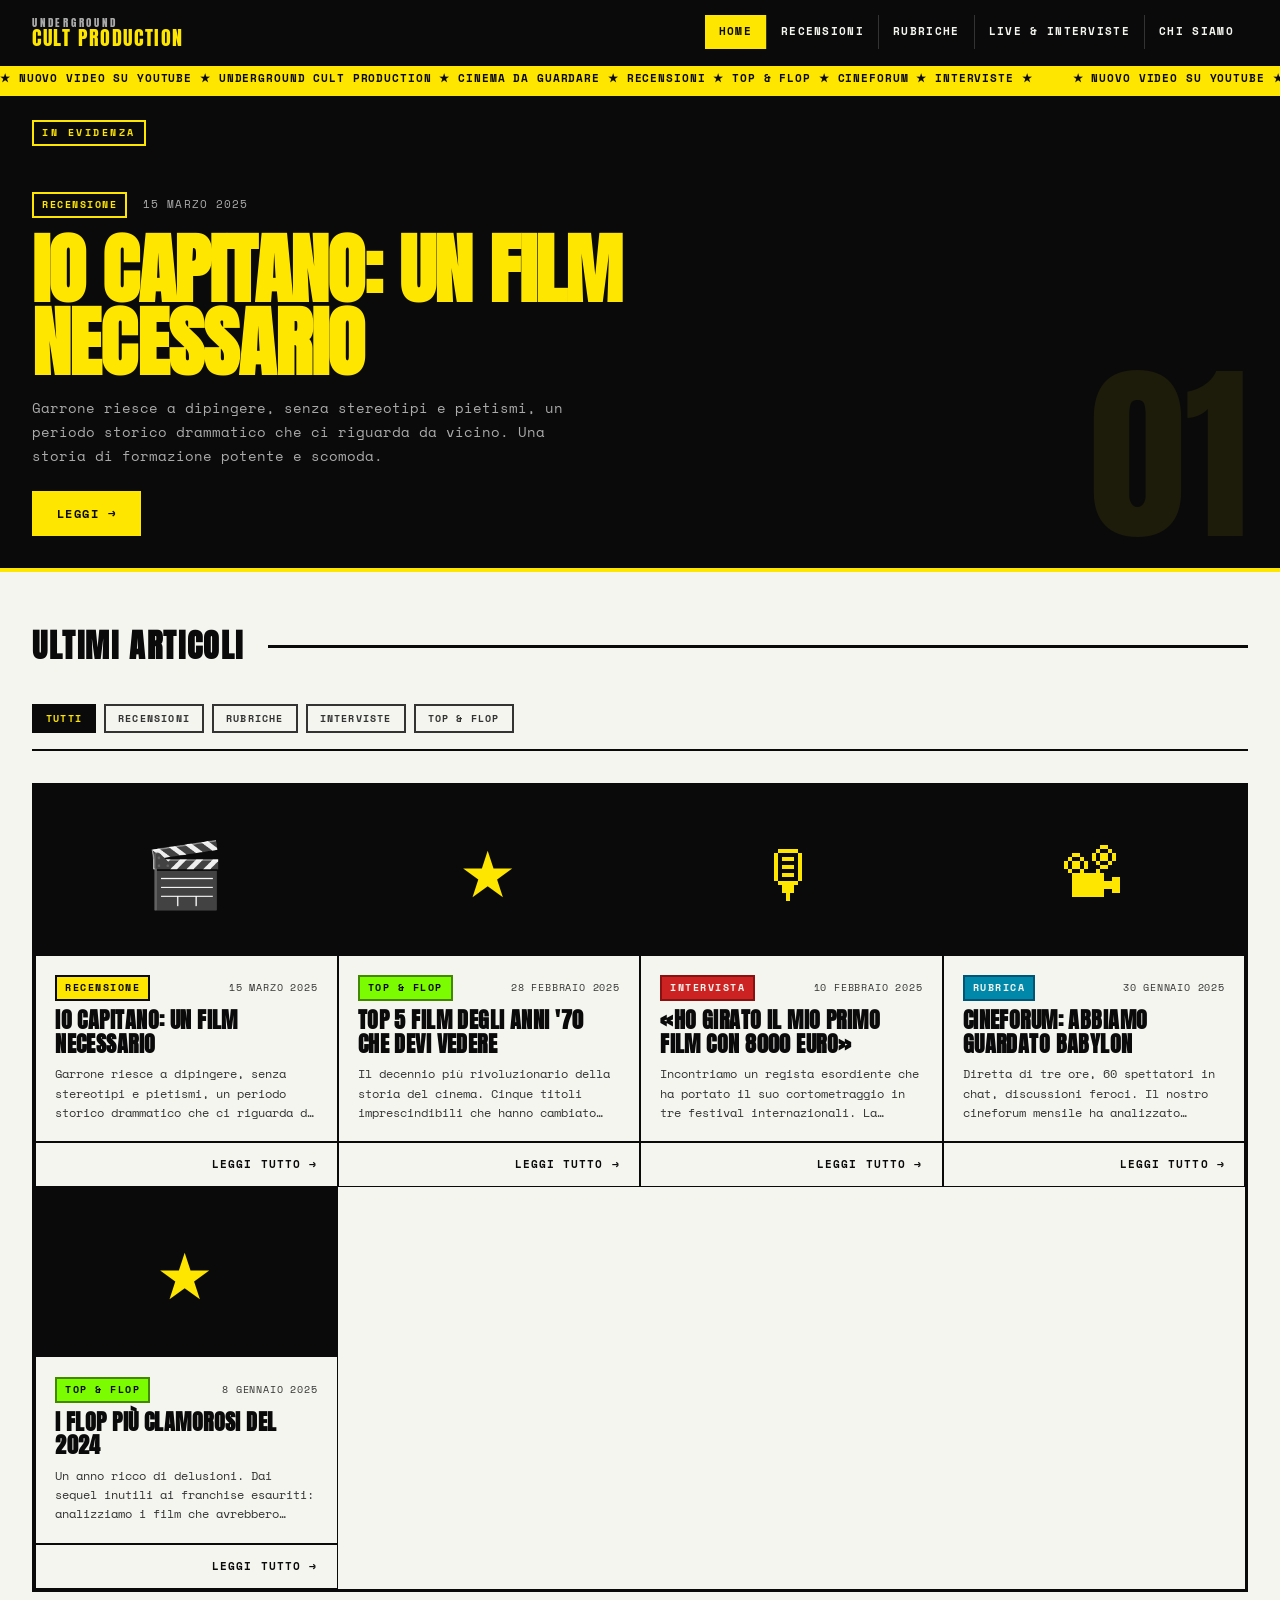
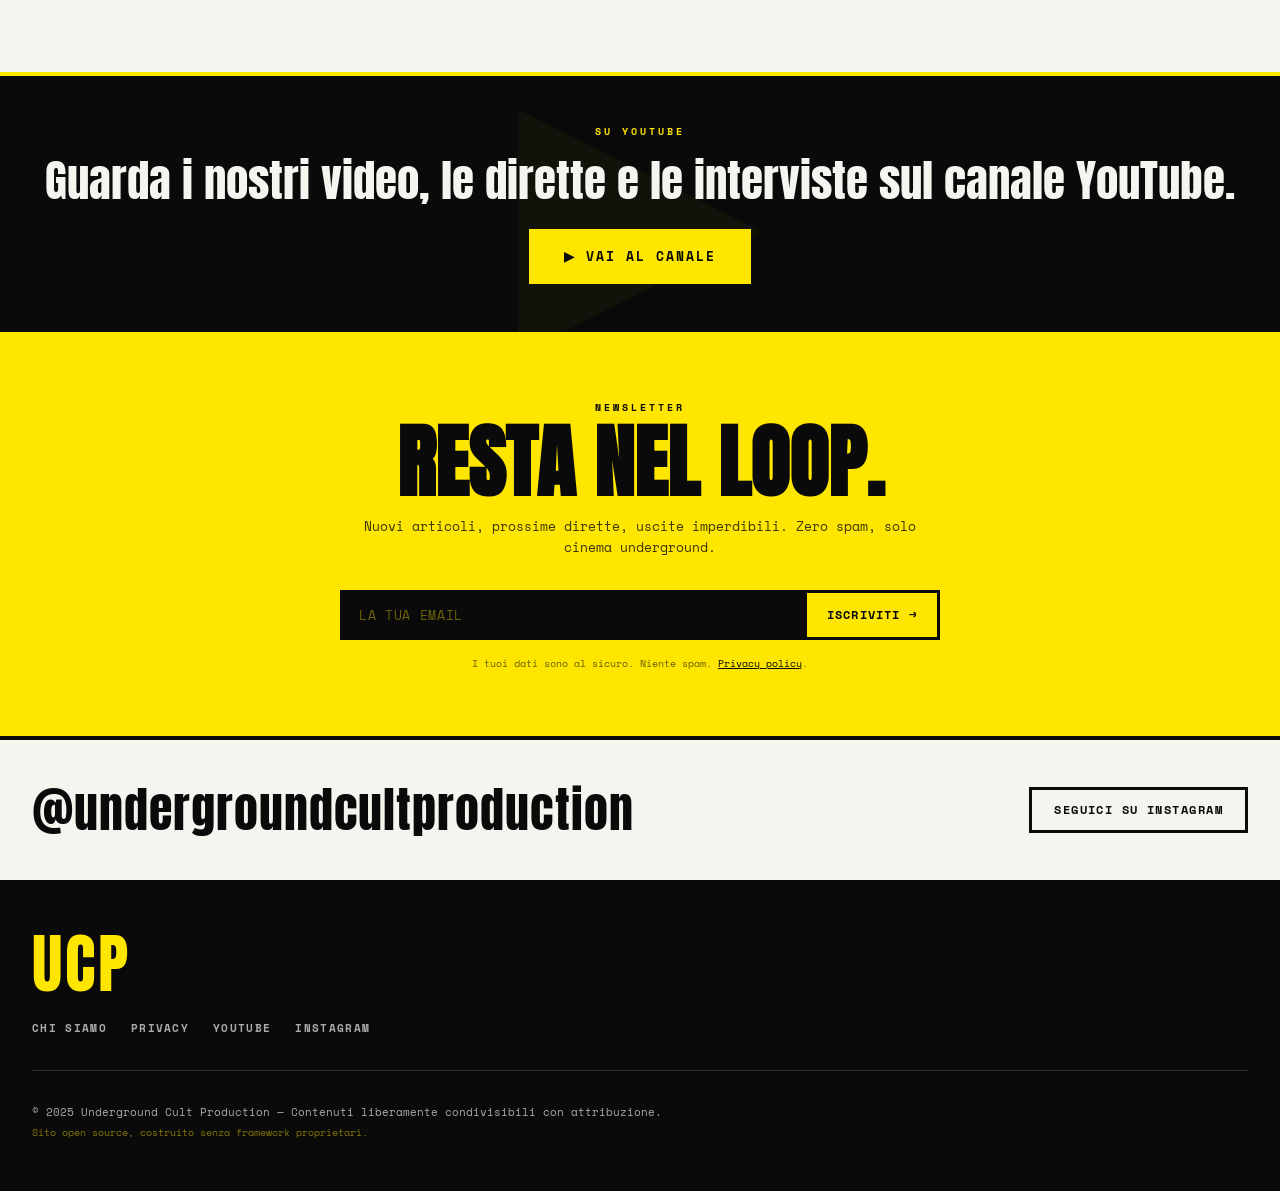
<file: index.html>
<!DOCTYPE html>
<html lang="it">
<head>
  <meta charset="UTF-8" />
  <meta name="viewport" content="width=device-width, initial-scale=1.0" />
  <title>Underground Cult Production</title>
  <meta name="description" content="Cinema, recensioni, interviste, top e flop. Cultura cinematografica underground." />
  <link rel="stylesheet" href="style.css" />
  <link rel="preconnect" href="https://fonts.googleapis.com">
  <link href="https://fonts.googleapis.com/css2?family=Anton&family=Space+Mono:ital,wght@0,400;0,700;1,400&family=Bebas+Neue&display=swap" rel="stylesheet">
</head>
<body>

  <!-- HEADER -->
  <header class="site-header">
    <div class="header-inner">
      <a href="index.html" class="logo-link">
        <div class="logo-block">
          <span class="logo-top">UNDERGROUND</span>
          <span class="logo-bottom">CULT PRODUCTION</span>
        </div>
      </a>
      <nav class="main-nav">
        <a href="index.html" class="nav-link active">HOME</a>
        <a href="recensioni.html" class="nav-link">RECENSIONI</a>
        <a href="rubriche.html" class="nav-link">RUBRICHE</a>
        <a href="live.html" class="nav-link">LIVE &amp; INTERVISTE</a>
        <a href="about.html" class="nav-link">CHI SIAMO</a>
      </nav>
      <button class="hamburger" id="hamburger" aria-label="Menu">
        <span></span><span></span><span></span>
      </button>
    </div>
    <div class="ticker-wrap">
      <div class="ticker-inner" id="ticker">
        <span>★ NUOVO VIDEO SU YOUTUBE ★ UNDERGROUND CULT PRODUCTION ★ CINEMA DA GUARDARE ★ RECENSIONI ★ TOP &amp; FLOP ★ CINEFORUM ★ INTERVISTE ★ </span>
        <span>★ NUOVO VIDEO SU YOUTUBE ★ UNDERGROUND CULT PRODUCTION ★ CINEMA DA GUARDARE ★ RECENSIONI ★ TOP &amp; FLOP ★ CINEFORUM ★ INTERVISTE ★ </span>
      </div>
    </div>
  </header>

  <!-- MOBILE NAV -->
  <nav class="mobile-nav" id="mobileNav">
    <a href="index.html">HOME</a>
    <a href="recensioni.html">RECENSIONI</a>
    <a href="rubriche.html">RUBRICHE</a>
    <a href="live.html">LIVE &amp; INTERVISTE</a>
    <a href="about.html">CHI SIAMO</a>
  </nav>

  <main class="site-main">

    <!-- HERO POST (featured) -->
    <section class="hero-section" id="heroSection">
      <div class="hero-label">IN EVIDENZA</div>
      <div class="hero-content">
        <div class="hero-meta">
          <span class="tag" data-cat="recensione">RECENSIONE</span>
          <span class="hero-date" id="heroDate">15 MARZO 2025</span>
        </div>
        <h1 class="hero-title" id="heroTitle">IO CAPITANO: UN FILM NECESSARIO</h1>
        <p class="hero-excerpt" id="heroExcerpt">Garrone riesce a dipingere, senza stereotipi e pietismi, un periodo storico drammatico che ci riguarda da vicino. Una storia di formazione potente e scomoda.</p>
        <a href="#" class="btn-primary" id="heroLink">LEGGI →</a>
      </div>
      <div class="hero-number">01</div>
    </section>

    <!-- POST GRID -->
    <section class="posts-section">
      <div class="section-header">
        <h2 class="section-title">ULTIMI ARTICOLI</h2>
        <div class="section-line"></div>
      </div>
      <div class="filter-bar">
        <button class="filter-btn active" data-filter="all">TUTTI</button>
        <button class="filter-btn" data-filter="recensione">RECENSIONI</button>
        <button class="filter-btn" data-filter="rubrica">RUBRICHE</button>
        <button class="filter-btn" data-filter="intervista">INTERVISTE</button>
        <button class="filter-btn" data-filter="top-flop">TOP &amp; FLOP</button>
      </div>
      <div class="posts-grid" id="postsGrid">
        <!-- Posts inserted by JS -->
        <div class="loading-posts">CARICAMENTO IN CORSO...</div>
      </div>
      <div class="load-more-wrap">
        <button class="btn-secondary" id="loadMoreBtn">CARICA ALTRI</button>
      </div>
    </section>

    <!-- YOUTUBE SECTION -->
    <section class="yt-section">
      <div class="yt-label">SU YOUTUBE</div>
      <div class="yt-content">
        <p class="yt-cta">Guarda i nostri video, le dirette e le interviste sul canale YouTube.</p>
        <a href="https://www.youtube.com/@undergroundcultproduction" target="_blank" rel="noopener" class="btn-primary yt-btn">
          ▶ VAI AL CANALE
        </a>
      </div>
    </section>

    <!-- NEWSLETTER SECTION -->
    <section class="newsletter-section" id="newsletter">
      <div class="newsletter-inner">
        <div class="nl-label">NEWSLETTER</div>
        <h2 class="nl-title">RESTA NEL LOOP.</h2>
        <p class="nl-text">Nuovi articoli, prossime dirette, uscite imperdibili. Zero spam, solo cinema underground.</p>
        <!-- Mailchimp embed goes here — sostituisci con il tuo form Mailchimp -->
        <div id="mc_embed_signup">
          <form action="MAILCHIMP_ACTION_URL" method="post" id="mc-embedded-subscribe-form" name="mc-embedded-subscribe-form" class="nl-form" target="_blank" novalidate>
            <input type="email" name="EMAIL" class="nl-input" id="mce-EMAIL" placeholder="LA TUA EMAIL" required>
            <!-- Anti-bot honeypot -->
            <div style="position:absolute;left:-5000px;" aria-hidden="true">
              <input type="text" name="b_XXXX_XXXX" tabindex="-1" value="">
            </div>
            <button type="submit" class="btn-primary nl-submit">ISCRIVITI →</button>
          </form>
          <p class="nl-privacy">I tuoi dati sono al sicuro. Niente spam. <a href="privacy.html">Privacy policy</a>.</p>
        </div>
      </div>
    </section>

    <!-- INSTAGRAM SECTION -->
    <section class="ig-section">
      <div class="ig-inner">
        <span class="ig-handle">@undergroundcultproduction</span>
        <a href="https://instagram.com/underground.cult.production/" target="_blank" rel="noopener" class="btn-secondary">SEGUICI SU INSTAGRAM</a>
      </div>
    </section>

  </main>

  <!-- FOOTER -->
  <footer class="site-footer">
    <div class="footer-inner">
      <div class="footer-logo">UCP</div>
      <div class="footer-links">
        <a href="about.html">CHI SIAMO</a>
        <a href="privacy.html">PRIVACY</a>
        <a href="https://www.youtube.com/@undergroundcultproduction" target="_blank">YOUTUBE</a>
        <a href="https://instagram.com/underground.cult.production/" target="_blank">INSTAGRAM</a>
      </div>
      <div class="footer-copy">
        © 2025 Underground Cult Production — Contenuti liberamente condivisibili con attribuzione.<br>
        <span class="footer-oss">Sito open source, costruito senza framework proprietari.</span>
      </div>
    </div>
  </footer>

  <script src="posts.js"></script>
  <script src="main.js"></script>
</body>
</html>
</file>
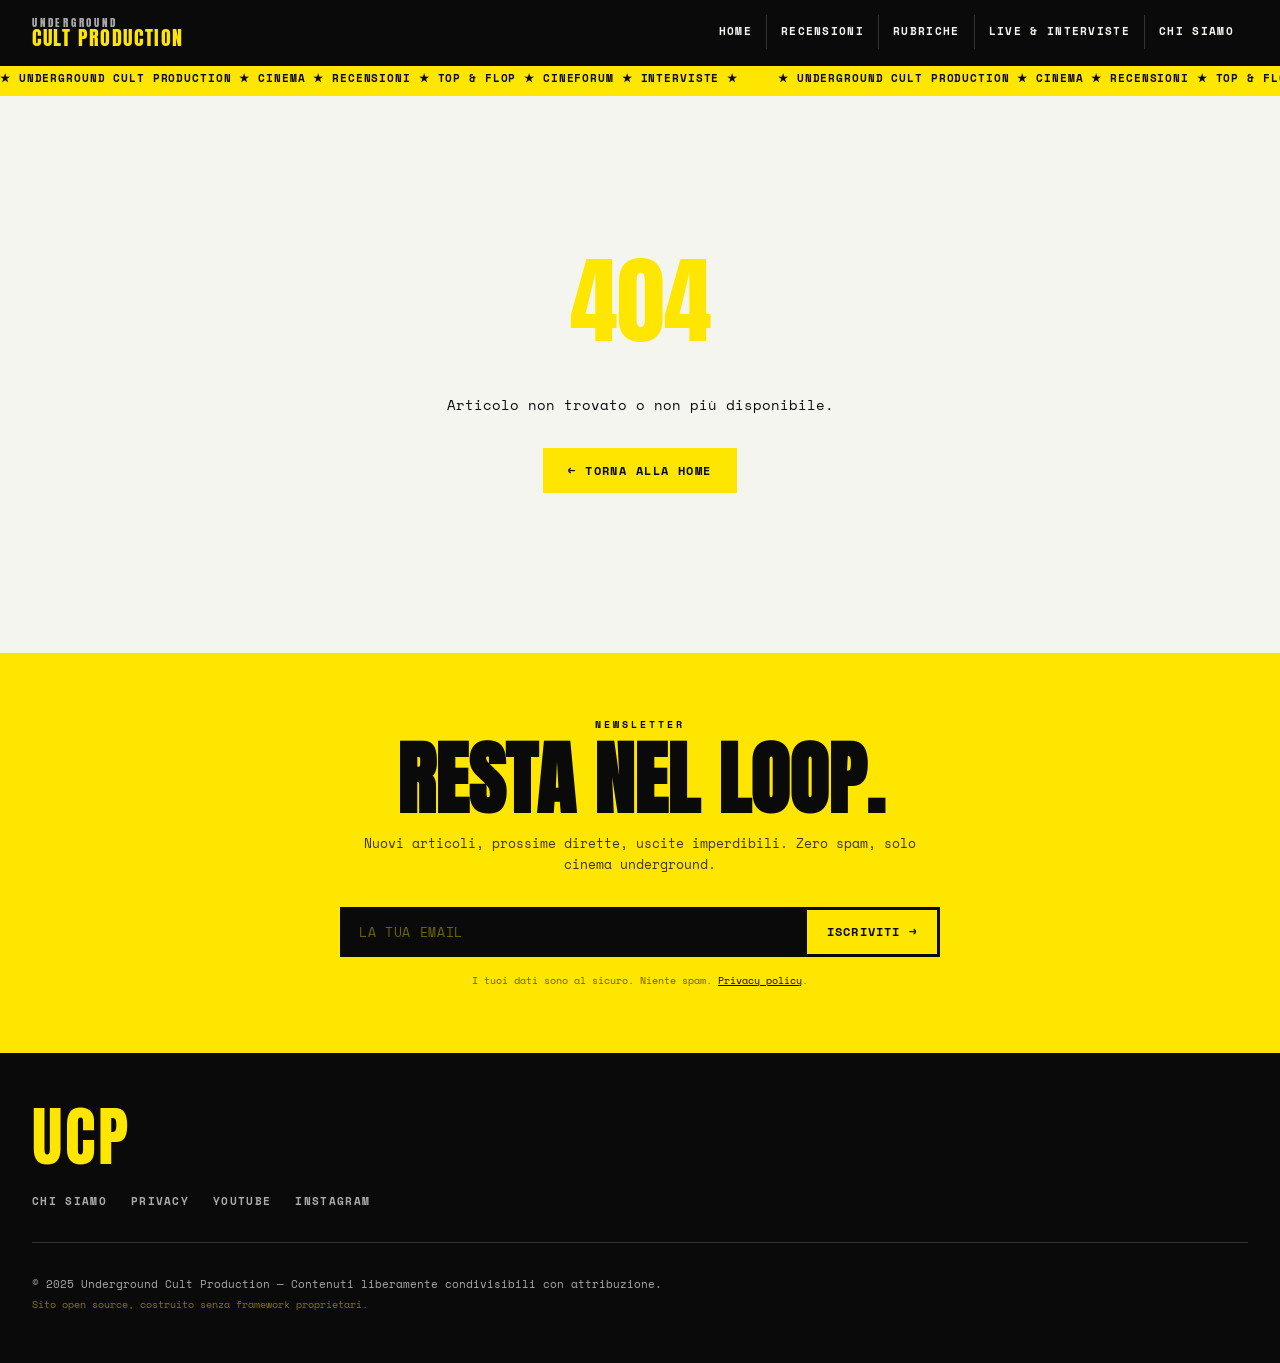
<file: post.html>
<!DOCTYPE html>
<html lang="it">
<head>
  <meta charset="UTF-8" />
  <meta name="viewport" content="width=device-width, initial-scale=1.0" />
  <title id="pageTitle">Articolo — Underground Cult Production</title>
  <meta name="description" id="pageDesc" content="Underground Cult Production" />
  <link rel="stylesheet" href="style.css" />
  <link rel="preconnect" href="https://fonts.googleapis.com">
  <link href="https://fonts.googleapis.com/css2?family=Anton&family=Space+Mono:ital,wght@0,400;0,700;1,400&family=Bebas+Neue&display=swap" rel="stylesheet">
</head>
<body>

  <header class="site-header">
    <div class="header-inner">
      <a href="index.html" class="logo-link">
        <div class="logo-block">
          <span class="logo-top">UNDERGROUND</span>
          <span class="logo-bottom">CULT PRODUCTION</span>
        </div>
      </a>
      <nav class="main-nav">
        <a href="index.html" class="nav-link">HOME</a>
        <a href="recensioni.html" class="nav-link">RECENSIONI</a>
        <a href="rubriche.html" class="nav-link">RUBRICHE</a>
        <a href="live.html" class="nav-link">LIVE &amp; INTERVISTE</a>
        <a href="about.html" class="nav-link">CHI SIAMO</a>
      </nav>
      <button class="hamburger" id="hamburger" aria-label="Menu">
        <span></span><span></span><span></span>
      </button>
    </div>
    <div class="ticker-wrap">
      <div class="ticker-inner">
        <span>★ UNDERGROUND CULT PRODUCTION ★ CINEMA ★ RECENSIONI ★ TOP &amp; FLOP ★ CINEFORUM ★ INTERVISTE ★ </span>
        <span>★ UNDERGROUND CULT PRODUCTION ★ CINEMA ★ RECENSIONI ★ TOP &amp; FLOP ★ CINEFORUM ★ INTERVISTE ★ </span>
      </div>
    </div>
  </header>

  <nav class="mobile-nav" id="mobileNav">
    <a href="index.html">HOME</a>
    <a href="recensioni.html">RECENSIONI</a>
    <a href="rubriche.html">RUBRICHE</a>
    <a href="live.html">LIVE &amp; INTERVISTE</a>
    <a href="about.html">CHI SIAMO</a>
  </nav>

  <main class="site-main">
    <article class="post-page" id="postPage">
      <!-- Rendered by JS -->
      <div class="loading-posts">CARICAMENTO...</div>
    </article>

    <!-- RELATED POSTS -->
    <section class="posts-section" id="relatedSection" style="display:none;">
      <div class="section-header">
        <h2 class="section-title">LEGGI ANCHE</h2>
        <div class="section-line"></div>
      </div>
      <div class="posts-grid" id="relatedGrid"></div>
    </section>

    <!-- NEWSLETTER -->
    <section class="newsletter-section">
      <div class="newsletter-inner">
        <div class="nl-label">NEWSLETTER</div>
        <h2 class="nl-title">RESTA NEL LOOP.</h2>
        <p class="nl-text">Nuovi articoli, prossime dirette, uscite imperdibili. Zero spam, solo cinema underground.</p>
        <div id="mc_embed_signup">
          <form action="MAILCHIMP_ACTION_URL" method="post" id="mc-embedded-subscribe-form" name="mc-embedded-subscribe-form" class="nl-form" target="_blank" novalidate>
            <input type="email" name="EMAIL" class="nl-input" id="mce-EMAIL" placeholder="LA TUA EMAIL" required>
            <div style="position:absolute;left:-5000px;" aria-hidden="true">
              <input type="text" name="b_XXXX_XXXX" tabindex="-1" value="">
            </div>
            <button type="submit" class="btn-primary nl-submit">ISCRIVITI →</button>
          </form>
          <p class="nl-privacy">I tuoi dati sono al sicuro. Niente spam. <a href="privacy.html">Privacy policy</a>.</p>
        </div>
      </div>
    </section>
  </main>

  <footer class="site-footer">
    <div class="footer-inner">
      <div class="footer-logo">UCP</div>
      <div class="footer-links">
        <a href="about.html">CHI SIAMO</a>
        <a href="privacy.html">PRIVACY</a>
        <a href="https://www.youtube.com/@undergroundcultproduction" target="_blank">YOUTUBE</a>
        <a href="https://instagram.com/underground.cult.production/" target="_blank">INSTAGRAM</a>
      </div>
      <div class="footer-copy">
        © 2025 Underground Cult Production — Contenuti liberamente condivisibili con attribuzione.<br>
        <span class="footer-oss">Sito open source, costruito senza framework proprietari.</span>
      </div>
    </div>
  </footer>

  <script src="posts.js"></script>
  <script src="post-page.js"></script>
  <script src="main.js"></script>
</body>
</html>
</file>
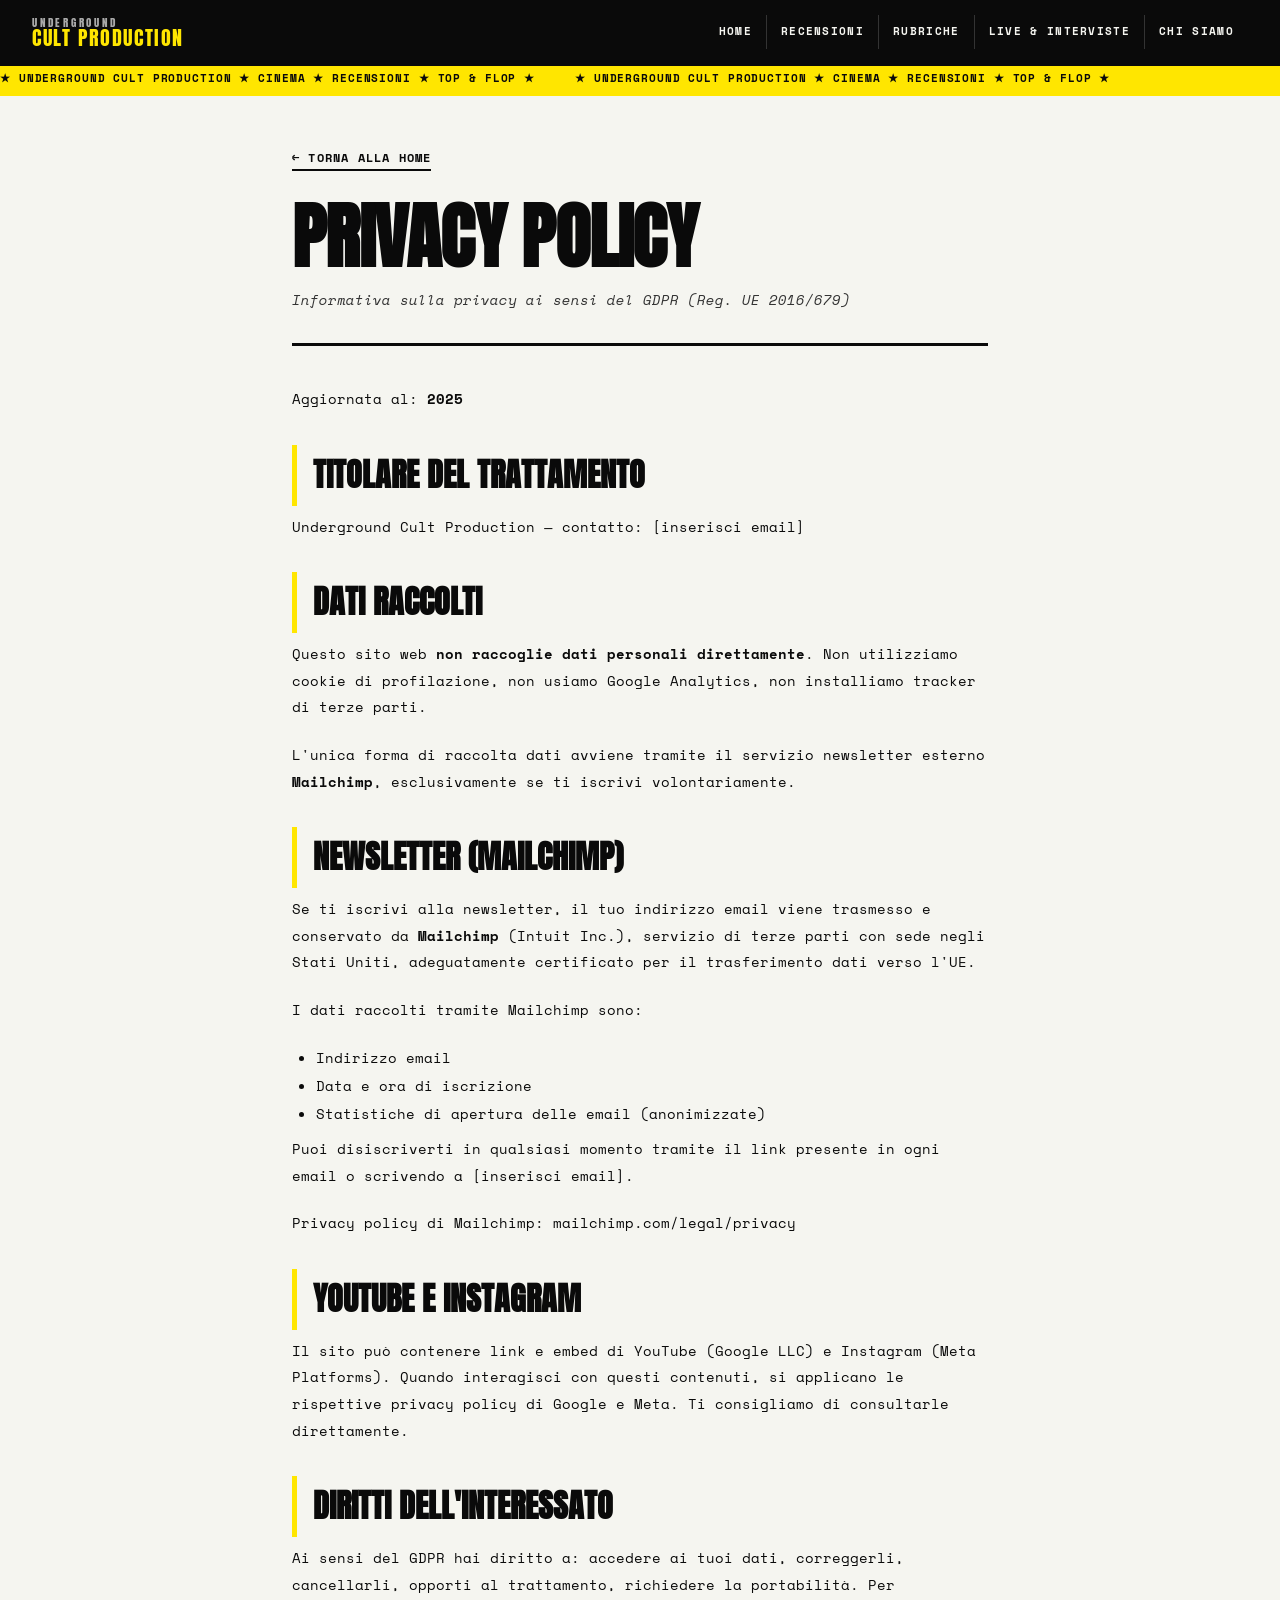
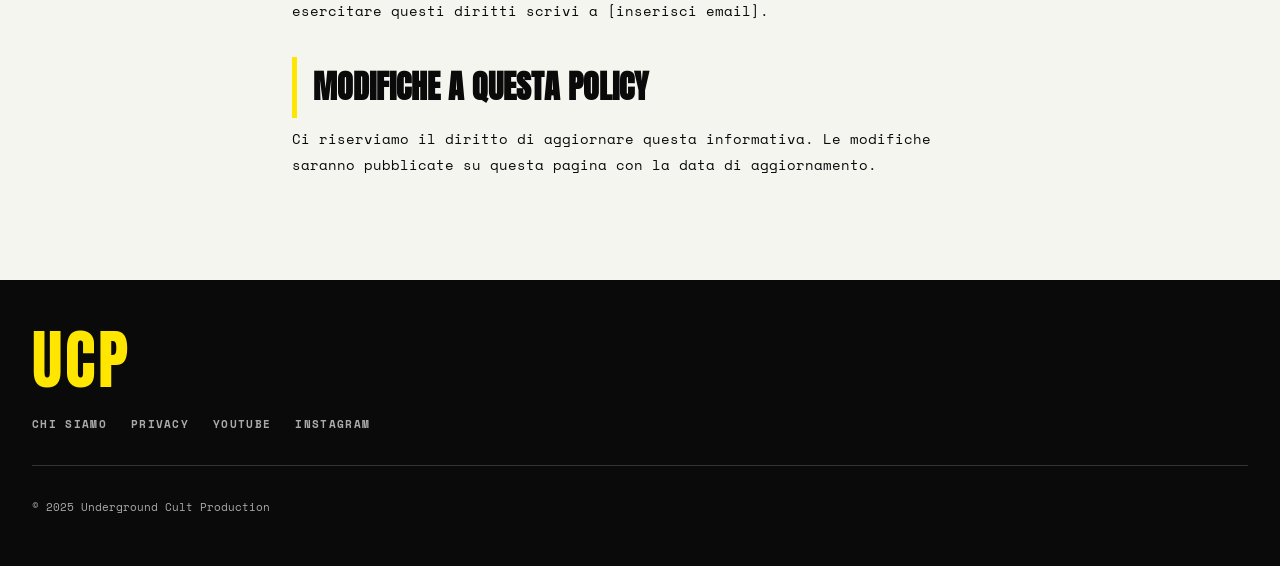
<file: privacy.html>
<!DOCTYPE html>
<html lang="it">
<head>
  <meta charset="UTF-8" />
  <meta name="viewport" content="width=device-width, initial-scale=1.0" />
  <title>Privacy Policy — Underground Cult Production</title>
  <link rel="stylesheet" href="style.css" />
  <link rel="preconnect" href="https://fonts.googleapis.com">
  <link href="https://fonts.googleapis.com/css2?family=Anton&family=Space+Mono:ital,wght@0,400;0,700;1,400&display=swap" rel="stylesheet">
</head>
<body>
  <header class="site-header">
    <div class="header-inner">
      <a href="index.html" class="logo-link">
        <div class="logo-block">
          <span class="logo-top">UNDERGROUND</span>
          <span class="logo-bottom">CULT PRODUCTION</span>
        </div>
      </a>
      <nav class="main-nav">
        <a href="index.html" class="nav-link">HOME</a>
        <a href="recensioni.html" class="nav-link">RECENSIONI</a>
        <a href="rubriche.html" class="nav-link">RUBRICHE</a>
        <a href="live.html" class="nav-link">LIVE &amp; INTERVISTE</a>
        <a href="about.html" class="nav-link">CHI SIAMO</a>
      </nav>
    </div>
    <div class="ticker-wrap">
      <div class="ticker-inner">
        <span>★ UNDERGROUND CULT PRODUCTION ★ CINEMA ★ RECENSIONI ★ TOP &amp; FLOP ★</span>
        <span>★ UNDERGROUND CULT PRODUCTION ★ CINEMA ★ RECENSIONI ★ TOP &amp; FLOP ★</span>
      </div>
    </div>
  </header>

  <main class="site-main">
    <article class="post-page">
      <a href="index.html" class="back-link">← TORNA ALLA HOME</a>
      <header class="post-page-header">
        <h1 class="post-page-title">PRIVACY POLICY</h1>
        <p class="post-page-excerpt">Informativa sulla privacy ai sensi del GDPR (Reg. UE 2016/679)</p>
      </header>
      <div class="post-page-content">
        <p>Aggiornata al: <strong>2025</strong></p>

        <h2>TITOLARE DEL TRATTAMENTO</h2>
        <p>Underground Cult Production — contatto: [inserisci email]</p>

        <h2>DATI RACCOLTI</h2>
        <p>Questo sito web <strong>non raccoglie dati personali direttamente</strong>. Non utilizziamo cookie di profilazione, non usiamo Google Analytics, non installiamo tracker di terze parti.</p>
        <p>L'unica forma di raccolta dati avviene tramite il servizio newsletter esterno <strong>Mailchimp</strong>, esclusivamente se ti iscrivi volontariamente.</p>

        <h2>NEWSLETTER (MAILCHIMP)</h2>
        <p>Se ti iscrivi alla newsletter, il tuo indirizzo email viene trasmesso e conservato da <strong>Mailchimp</strong> (Intuit Inc.), servizio di terze parti con sede negli Stati Uniti, adeguatamente certificato per il trasferimento dati verso l'UE.</p>
        <p>I dati raccolti tramite Mailchimp sono:</p>
        <ul style="margin:0.5rem 0 0.5rem 1.5rem;line-height:2;">
          <li>Indirizzo email</li>
          <li>Data e ora di iscrizione</li>
          <li>Statistiche di apertura delle email (anonimizzate)</li>
        </ul>
        <p>Puoi disiscriverti in qualsiasi momento tramite il link presente in ogni email o scrivendo a [inserisci email].</p>
        <p>Privacy policy di Mailchimp: <a href="https://mailchimp.com/legal/privacy/" target="_blank" rel="noopener">mailchimp.com/legal/privacy</a></p>

        <h2>YOUTUBE E INSTAGRAM</h2>
        <p>Il sito può contenere link e embed di YouTube (Google LLC) e Instagram (Meta Platforms). Quando interagisci con questi contenuti, si applicano le rispettive privacy policy di Google e Meta. Ti consigliamo di consultarle direttamente.</p>

        <h2>DIRITTI DELL'INTERESSATO</h2>
        <p>Ai sensi del GDPR hai diritto a: accedere ai tuoi dati, correggerli, cancellarli, opporti al trattamento, richiedere la portabilità. Per esercitare questi diritti scrivi a [inserisci email].</p>

        <h2>MODIFICHE A QUESTA POLICY</h2>
        <p>Ci riserviamo il diritto di aggiornare questa informativa. Le modifiche saranno pubblicate su questa pagina con la data di aggiornamento.</p>
      </div>
    </article>
  </main>

  <footer class="site-footer">
    <div class="footer-inner">
      <div class="footer-logo">UCP</div>
      <div class="footer-links">
        <a href="about.html">CHI SIAMO</a>
        <a href="privacy.html">PRIVACY</a>
        <a href="https://www.youtube.com/@undergroundcultproduction" target="_blank">YOUTUBE</a>
        <a href="https://instagram.com/underground.cult.production/" target="_blank">INSTAGRAM</a>
      </div>
      <div class="footer-copy">
        © 2025 Underground Cult Production
      </div>
    </div>
  </footer>
  <script src="posts.js"></script>
  <script src="main.js"></script>
</body>
</html>
</file>
<file: style.css>
/* ============================================
   UNDERGROUND CULT PRODUCTION — STYLESHEET
   Stile: Factory Records / Fanzine / Brutalist
   Colori: Giallo #FFE600, Nero #0A0A0A, Bianco #F5F5F0
   ============================================ */

:root {
  --yellow: #FFE600;
  --yellow-dark: #E6CE00;
  --black: #0A0A0A;
  --white: #F5F5F0;
  --grey: #1A1A1A;
  --grey-mid: #333333;
  --grey-light: #AAAAAA;
  --font-display: 'Anton', 'Bebas Neue', impact, sans-serif;
  --font-mono: 'Space Mono', 'Courier New', monospace;
  --border: 3px solid var(--black);
  --transition: 0.18s cubic-bezier(0.25, 0.46, 0.45, 0.94);
}

*, *::before, *::after {
  box-sizing: border-box;
  margin: 0;
  padding: 0;
}

html {
  scroll-behavior: smooth;
}

body {
  background-color: var(--white);
  color: var(--black);
  font-family: var(--font-mono);
  font-size: 15px;
  line-height: 1.6;
  overflow-x: hidden;
}

a {
  color: inherit;
  text-decoration: none;
}

img {
  max-width: 100%;
  display: block;
}

/* ============================================
   HEADER
   ============================================ */

.site-header {
  position: sticky;
  top: 0;
  z-index: 100;
  background: var(--black);
  border-bottom: 4px solid var(--yellow);
}

.header-inner {
  display: flex;
  align-items: center;
  justify-content: space-between;
  padding: 0 2rem;
  height: 64px;
  max-width: 1400px;
  margin: 0 auto;
}

.logo-link {
  text-decoration: none;
  flex-shrink: 0;
}

.logo-block {
  display: flex;
  flex-direction: column;
  line-height: 1;
}

.logo-top {
  font-family: var(--font-display);
  font-size: 11px;
  letter-spacing: 0.25em;
  color: var(--grey-light);
}

.logo-bottom {
  font-family: var(--font-display);
  font-size: 20px;
  letter-spacing: 0.08em;
  color: var(--yellow);
}

.main-nav {
  display: flex;
  gap: 0;
  align-items: center;
}

.nav-link {
  font-family: var(--font-mono);
  font-size: 11px;
  font-weight: 700;
  letter-spacing: 0.12em;
  color: var(--white);
  padding: 8px 14px;
  transition: background var(--transition), color var(--transition);
  border-left: 1px solid var(--grey-mid);
  white-space: nowrap;
}

.nav-link:first-child { border-left: none; }

.nav-link:hover,
.nav-link.active {
  background: var(--yellow);
  color: var(--black);
}

.hamburger {
  display: none;
  flex-direction: column;
  gap: 5px;
  background: none;
  border: none;
  cursor: pointer;
  padding: 6px;
}

.hamburger span {
  display: block;
  width: 24px;
  height: 2px;
  background: var(--yellow);
}

/* TICKER */
.ticker-wrap {
  overflow: hidden;
  background: var(--yellow);
  height: 28px;
  display: flex;
  align-items: center;
  border-top: 2px solid var(--black);
}

.ticker-inner {
  display: flex;
  white-space: nowrap;
  animation: ticker 30s linear infinite;
}

.ticker-inner span {
  font-family: var(--font-mono);
  font-size: 11px;
  font-weight: 700;
  letter-spacing: 0.08em;
  color: var(--black);
  padding-right: 40px;
}

@keyframes ticker {
  0%   { transform: translateX(0); }
  100% { transform: translateX(-50%); }
}

/* MOBILE NAV */
.mobile-nav {
  display: none;
  flex-direction: column;
  background: var(--black);
  border-bottom: 3px solid var(--yellow);
  position: fixed;
  top: 96px;
  left: 0;
  right: 0;
  z-index: 99;
}

.mobile-nav.open {
  display: flex;
}

.mobile-nav a {
  font-family: var(--font-mono);
  font-size: 13px;
  font-weight: 700;
  letter-spacing: 0.1em;
  color: var(--white);
  padding: 16px 2rem;
  border-bottom: 1px solid var(--grey-mid);
}

.mobile-nav a:hover {
  background: var(--yellow);
  color: var(--black);
}

/* ============================================
   HERO SECTION
   ============================================ */

.hero-section {
  background: var(--black);
  color: var(--white);
  padding: 3rem 2rem 2rem;
  max-width: 1400px;
  margin: 0 auto;
  display: grid;
  grid-template-columns: 1fr auto;
  align-items: end;
  gap: 2rem;
  position: relative;
  border-bottom: 4px solid var(--yellow);
  min-height: 320px;
}

.hero-label {
  position: absolute;
  top: 1.5rem;
  left: 2rem;
  font-family: var(--font-mono);
  font-size: 10px;
  font-weight: 700;
  letter-spacing: 0.25em;
  color: var(--yellow);
  border: 2px solid var(--yellow);
  padding: 3px 8px;
}

.hero-content {
  padding-top: 3rem;
}

.hero-meta {
  display: flex;
  align-items: center;
  gap: 1rem;
  margin-bottom: 1rem;
}

.hero-date {
  font-family: var(--font-mono);
  font-size: 11px;
  color: var(--grey-light);
  letter-spacing: 0.1em;
}

.hero-title {
  font-family: var(--font-display);
  font-size: clamp(2.5rem, 6vw, 5rem);
  line-height: 0.95;
  letter-spacing: -0.01em;
  color: var(--yellow);
  margin-bottom: 1rem;
  max-width: 700px;
}

.hero-excerpt {
  font-family: var(--font-mono);
  font-size: 14px;
  line-height: 1.7;
  color: var(--grey-light);
  max-width: 560px;
  margin-bottom: 1.5rem;
}

.hero-number {
  font-family: var(--font-display);
  font-size: clamp(6rem, 15vw, 13rem);
  line-height: 0.85;
  color: rgba(255, 230, 0, 0.08);
  user-select: none;
  flex-shrink: 0;
}

/* ============================================
   BUTTONS
   ============================================ */

.btn-primary {
  display: inline-block;
  font-family: var(--font-mono);
  font-size: 12px;
  font-weight: 700;
  letter-spacing: 0.12em;
  background: var(--yellow);
  color: var(--black);
  padding: 10px 22px;
  border: 3px solid var(--yellow);
  cursor: pointer;
  transition: background var(--transition), color var(--transition);
  text-decoration: none;
}

.btn-primary:hover {
  background: var(--black);
  color: var(--yellow);
}

.btn-secondary {
  display: inline-block;
  font-family: var(--font-mono);
  font-size: 12px;
  font-weight: 700;
  letter-spacing: 0.12em;
  background: transparent;
  color: var(--black);
  padding: 10px 22px;
  border: 3px solid var(--black);
  cursor: pointer;
  transition: background var(--transition), color var(--transition);
  text-decoration: none;
}

.btn-secondary:hover {
  background: var(--black);
  color: var(--yellow);
}

/* ============================================
   TAGS / CATEGORIE
   ============================================ */

.tag {
  display: inline-block;
  font-family: var(--font-mono);
  font-size: 10px;
  font-weight: 700;
  letter-spacing: 0.15em;
  padding: 3px 8px;
  border: 2px solid currentColor;
}

.tag[data-cat="recensione"] { color: var(--yellow); border-color: var(--yellow); }
.tag[data-cat="rubrica"]    { color: #00CFFF; border-color: #00CFFF; }
.tag[data-cat="intervista"] { color: #FF6B6B; border-color: #FF6B6B; }
.tag[data-cat="top-flop"]   { color: #7CFC00; border-color: #7CFC00; }
.tag[data-cat="live"]       { color: #FF8C00; border-color: #FF8C00; }

/* on white backgrounds */
.posts-grid .tag[data-cat="recensione"] { color: var(--black); background: var(--yellow); border-color: var(--black); }
.posts-grid .tag[data-cat="rubrica"]    { color: var(--white); background: #0088AA; border-color: #005577; }
.posts-grid .tag[data-cat="intervista"] { color: var(--white); background: #CC2222; border-color: #881111; }
.posts-grid .tag[data-cat="top-flop"]  { color: var(--black); background: #7CFC00; border-color: #448800; }
.posts-grid .tag[data-cat="live"]      { color: var(--white); background: #CC6600; border-color: #884400; }

/* ============================================
   POSTS SECTION
   ============================================ */

.posts-section {
  max-width: 1400px;
  margin: 0 auto;
  padding: 3rem 2rem;
}

.section-header {
  display: flex;
  align-items: center;
  gap: 1.5rem;
  margin-bottom: 2rem;
}

.section-title {
  font-family: var(--font-display);
  font-size: 2rem;
  letter-spacing: 0.05em;
  white-space: nowrap;
  flex-shrink: 0;
}

.section-line {
  flex: 1;
  height: 3px;
  background: var(--black);
}

/* FILTER BAR */
.filter-bar {
  display: flex;
  flex-wrap: wrap;
  gap: 8px;
  margin-bottom: 2rem;
  border-bottom: 2px solid var(--black);
  padding-bottom: 1rem;
}

.filter-btn {
  font-family: var(--font-mono);
  font-size: 10px;
  font-weight: 700;
  letter-spacing: 0.12em;
  background: none;
  border: 2px solid var(--grey-mid);
  color: var(--grey-mid);
  padding: 5px 12px;
  cursor: pointer;
  transition: all var(--transition);
}

.filter-btn:hover,
.filter-btn.active {
  background: var(--black);
  color: var(--yellow);
  border-color: var(--black);
}

/* POSTS GRID */
.posts-grid {
  display: grid;
  grid-template-columns: repeat(auto-fill, minmax(300px, 1fr));
  gap: 0;
  border: 3px solid var(--black);
}

.post-card {
  border: 1px solid var(--black);
  background: var(--white);
  display: flex;
  flex-direction: column;
  transition: background var(--transition);
  cursor: pointer;
}

.post-card:hover {
  background: var(--yellow);
}

.post-card:hover .post-title {
  color: var(--black);
}

.post-card:hover .post-excerpt {
  color: var(--black);
}

.post-img-wrap {
  aspect-ratio: 16/9;
  overflow: hidden;
  background: var(--grey);
  border-bottom: 2px solid var(--black);
  position: relative;
}

.post-img-wrap img {
  width: 100%;
  height: 100%;
  object-fit: cover;
  transition: transform 0.4s ease;
}

.post-card:hover .post-img-wrap img {
  transform: scale(1.04);
}

.post-img-placeholder {
  width: 100%;
  height: 100%;
  display: flex;
  align-items: center;
  justify-content: center;
  font-family: var(--font-display);
  font-size: 4rem;
  color: var(--yellow);
  background: var(--black);
  letter-spacing: 0.05em;
}

.post-body {
  padding: 1.2rem;
  flex: 1;
  display: flex;
  flex-direction: column;
  gap: 0.5rem;
}

.post-meta {
  display: flex;
  align-items: center;
  justify-content: space-between;
  gap: 0.5rem;
}

.post-date {
  font-family: var(--font-mono);
  font-size: 10px;
  letter-spacing: 0.08em;
  color: var(--grey-mid);
}

.post-title {
  font-family: var(--font-display);
  font-size: 1.35rem;
  line-height: 1.1;
  letter-spacing: 0.02em;
  flex: 1;
}

.post-excerpt {
  font-family: var(--font-mono);
  font-size: 12px;
  line-height: 1.6;
  color: var(--grey-mid);
  display: -webkit-box;
  -webkit-line-clamp: 3;
  -webkit-box-orient: vertical;
  overflow: hidden;
}

.post-footer {
  padding: 0.8rem 1.2rem;
  border-top: 2px solid var(--black);
  display: flex;
  justify-content: flex-end;
}

.post-read-link {
  font-family: var(--font-mono);
  font-size: 11px;
  font-weight: 700;
  letter-spacing: 0.1em;
  color: var(--black);
  transition: color var(--transition);
}

.post-card:hover .post-read-link {
  color: var(--black);
}

.loading-posts {
  grid-column: 1 / -1;
  padding: 3rem;
  text-align: center;
  font-family: var(--font-display);
  font-size: 1.5rem;
  letter-spacing: 0.1em;
  color: var(--grey-mid);
  animation: blink 1.2s infinite;
}

@keyframes blink { 0%,100%{opacity:1} 50%{opacity:0.3} }

.load-more-wrap {
  margin-top: 2rem;
  text-align: center;
}

/* ============================================
   YOUTUBE SECTION
   ============================================ */

.yt-section {
  background: var(--black);
  border-top: 4px solid var(--yellow);
  border-bottom: 4px solid var(--yellow);
  padding: 3rem 2rem;
  text-align: center;
  position: relative;
  overflow: hidden;
}

.yt-label {
  font-family: var(--font-mono);
  font-size: 10px;
  font-weight: 700;
  letter-spacing: 0.3em;
  color: var(--yellow);
  margin-bottom: 1rem;
}

.yt-section::before {
  content: "▶";
  position: absolute;
  font-size: 20rem;
  color: rgba(255,230,0,0.03);
  top: 50%;
  left: 50%;
  transform: translate(-50%,-50%);
  pointer-events: none;
  font-family: sans-serif;
}

.yt-content {
  position: relative;
  z-index: 1;
}

.yt-cta {
  font-family: var(--font-display);
  font-size: clamp(1.5rem, 4vw, 2.8rem);
  color: var(--white);
  margin-bottom: 1.5rem;
  line-height: 1.1;
}

.yt-btn {
  font-size: 13px;
  padding: 14px 32px;
  letter-spacing: 0.15em;
}

/* ============================================
   NEWSLETTER
   ============================================ */

.newsletter-section {
  background: var(--yellow);
  padding: 4rem 2rem;
  border-bottom: 4px solid var(--black);
}

.newsletter-inner {
  max-width: 600px;
  margin: 0 auto;
  text-align: center;
}

.nl-label {
  font-family: var(--font-mono);
  font-size: 10px;
  font-weight: 700;
  letter-spacing: 0.3em;
  color: var(--black);
  margin-bottom: 0.5rem;
}

.nl-title {
  font-family: var(--font-display);
  font-size: clamp(2.5rem, 7vw, 5rem);
  color: var(--black);
  line-height: 0.95;
  margin-bottom: 1rem;
}

.nl-text {
  font-family: var(--font-mono);
  font-size: 13px;
  color: var(--black);
  margin-bottom: 2rem;
  opacity: 0.8;
}

.nl-form {
  display: flex;
  gap: 0;
  border: 3px solid var(--black);
  overflow: hidden;
}

.nl-input {
  flex: 1;
  font-family: var(--font-mono);
  font-size: 13px;
  padding: 12px 16px;
  border: none;
  background: var(--black);
  color: var(--yellow);
  outline: none;
  letter-spacing: 0.05em;
}

.nl-input::placeholder { color: rgba(255,230,0,0.4); }

.nl-submit {
  border: none;
  padding: 12px 20px;
  font-size: 12px;
  letter-spacing: 0.1em;
  cursor: pointer;
  flex-shrink: 0;
}

.nl-privacy {
  font-family: var(--font-mono);
  font-size: 10px;
  color: rgba(0,0,0,0.6);
  margin-top: 1rem;
}

.nl-privacy a {
  text-decoration: underline;
  color: var(--black);
}

/* ============================================
   INSTAGRAM SECTION
   ============================================ */

.ig-section {
  background: var(--white);
  padding: 2rem;
  border-bottom: 4px solid var(--black);
}

.ig-inner {
  max-width: 1400px;
  margin: 0 auto;
  display: flex;
  align-items: center;
  justify-content: space-between;
  gap: 1rem;
  flex-wrap: wrap;
}

.ig-handle {
  font-family: var(--font-display);
  font-size: clamp(1.5rem, 4vw, 3rem);
  letter-spacing: 0.02em;
}

/* ============================================
   FOOTER
   ============================================ */

.site-footer {
  background: var(--black);
  color: var(--white);
  padding: 3rem 2rem;
}

.footer-inner {
  max-width: 1400px;
  margin: 0 auto;
}

.footer-logo {
  font-family: var(--font-display);
  font-size: 4rem;
  color: var(--yellow);
  line-height: 1;
  margin-bottom: 1.5rem;
  letter-spacing: 0.05em;
}

.footer-links {
  display: flex;
  flex-wrap: wrap;
  gap: 1.5rem;
  margin-bottom: 2rem;
  border-bottom: 1px solid var(--grey-mid);
  padding-bottom: 2rem;
}

.footer-links a {
  font-family: var(--font-mono);
  font-size: 11px;
  font-weight: 700;
  letter-spacing: 0.12em;
  color: var(--grey-light);
  transition: color var(--transition);
}

.footer-links a:hover { color: var(--yellow); }

.footer-copy {
  font-family: var(--font-mono);
  font-size: 11px;
  color: var(--grey-light);
  line-height: 1.8;
}

.footer-oss {
  color: rgba(255,230,0,0.5);
  font-size: 10px;
}

/* ============================================
   POST PAGE
   ============================================ */

.post-page {
  max-width: 760px;
  margin: 0 auto;
  padding: 3rem 2rem 5rem;
}

.post-page-header {
  margin-bottom: 2.5rem;
  border-bottom: 3px solid var(--black);
  padding-bottom: 2rem;
}

.post-page-meta {
  display: flex;
  align-items: center;
  gap: 1rem;
  margin-bottom: 1rem;
  flex-wrap: wrap;
}

.post-page-date {
  font-family: var(--font-mono);
  font-size: 11px;
  color: var(--grey-mid);
  letter-spacing: 0.08em;
}

.post-page-title {
  font-family: var(--font-display);
  font-size: clamp(2rem, 6vw, 4.5rem);
  line-height: 0.95;
  letter-spacing: -0.01em;
  margin-bottom: 1rem;
}

.post-page-excerpt {
  font-family: var(--font-mono);
  font-size: 14px;
  line-height: 1.7;
  color: var(--grey-mid);
  font-style: italic;
}

.post-page-image {
  width: 100%;
  aspect-ratio: 16/9;
  object-fit: cover;
  border: 3px solid var(--black);
  margin: 2rem 0;
}

.post-page-content {
  font-family: var(--font-mono);
  font-size: 14px;
  line-height: 1.9;
  color: var(--black);
}

.post-page-content p { margin-bottom: 1.5em; }

.post-page-content h2 {
  font-family: var(--font-display);
  font-size: 2rem;
  margin: 2rem 0 0.5rem;
  border-left: 5px solid var(--yellow);
  padding-left: 1rem;
}

.post-page-content h3 {
  font-family: var(--font-display);
  font-size: 1.4rem;
  margin: 1.5rem 0 0.5rem;
}

.post-page-content blockquote {
  border-left: 5px solid var(--yellow);
  background: var(--black);
  color: var(--yellow);
  padding: 1.2rem 1.5rem;
  margin: 2rem 0;
  font-style: italic;
}

.post-page-content .video-embed {
  margin: 2rem 0;
  aspect-ratio: 16/9;
  position: relative;
}

.post-page-content .video-embed iframe {
  width: 100%;
  height: 100%;
  border: 3px solid var(--black);
}

.post-page-content .rating {
  display: inline-flex;
  align-items: center;
  gap: 4px;
  font-family: var(--font-display);
  font-size: 1.5rem;
  background: var(--black);
  color: var(--yellow);
  padding: 8px 16px;
  margin: 1rem 0;
  border: 3px solid var(--yellow);
}

.back-link {
  font-family: var(--font-mono);
  font-size: 12px;
  font-weight: 700;
  letter-spacing: 0.1em;
  color: var(--black);
  display: inline-flex;
  align-items: center;
  gap: 6px;
  margin-bottom: 2rem;
  border-bottom: 2px solid var(--black);
  padding-bottom: 2px;
  transition: gap var(--transition);
}

.back-link:hover { gap: 12px; }

/* ============================================
   RESPONSIVE
   ============================================ */

@media (max-width: 768px) {
  .main-nav { display: none; }
  .hamburger { display: flex; }

  .hero-section {
    grid-template-columns: 1fr;
    min-height: auto;
  }
  .hero-number { display: none; }

  .posts-grid {
    grid-template-columns: 1fr;
  }

  .nl-form {
    flex-direction: column;
  }

  .ig-inner {
    flex-direction: column;
    text-align: center;
  }

  .section-header {
    flex-direction: column;
    align-items: flex-start;
    gap: 0.5rem;
  }

  .footer-links {
    flex-direction: column;
    gap: 1rem;
  }
}

@media (max-width: 480px) {
  .header-inner { padding: 0 1rem; }
  .posts-section { padding: 2rem 1rem; }
  .hero-section { padding: 2rem 1rem 1.5rem; }
}
</file>
